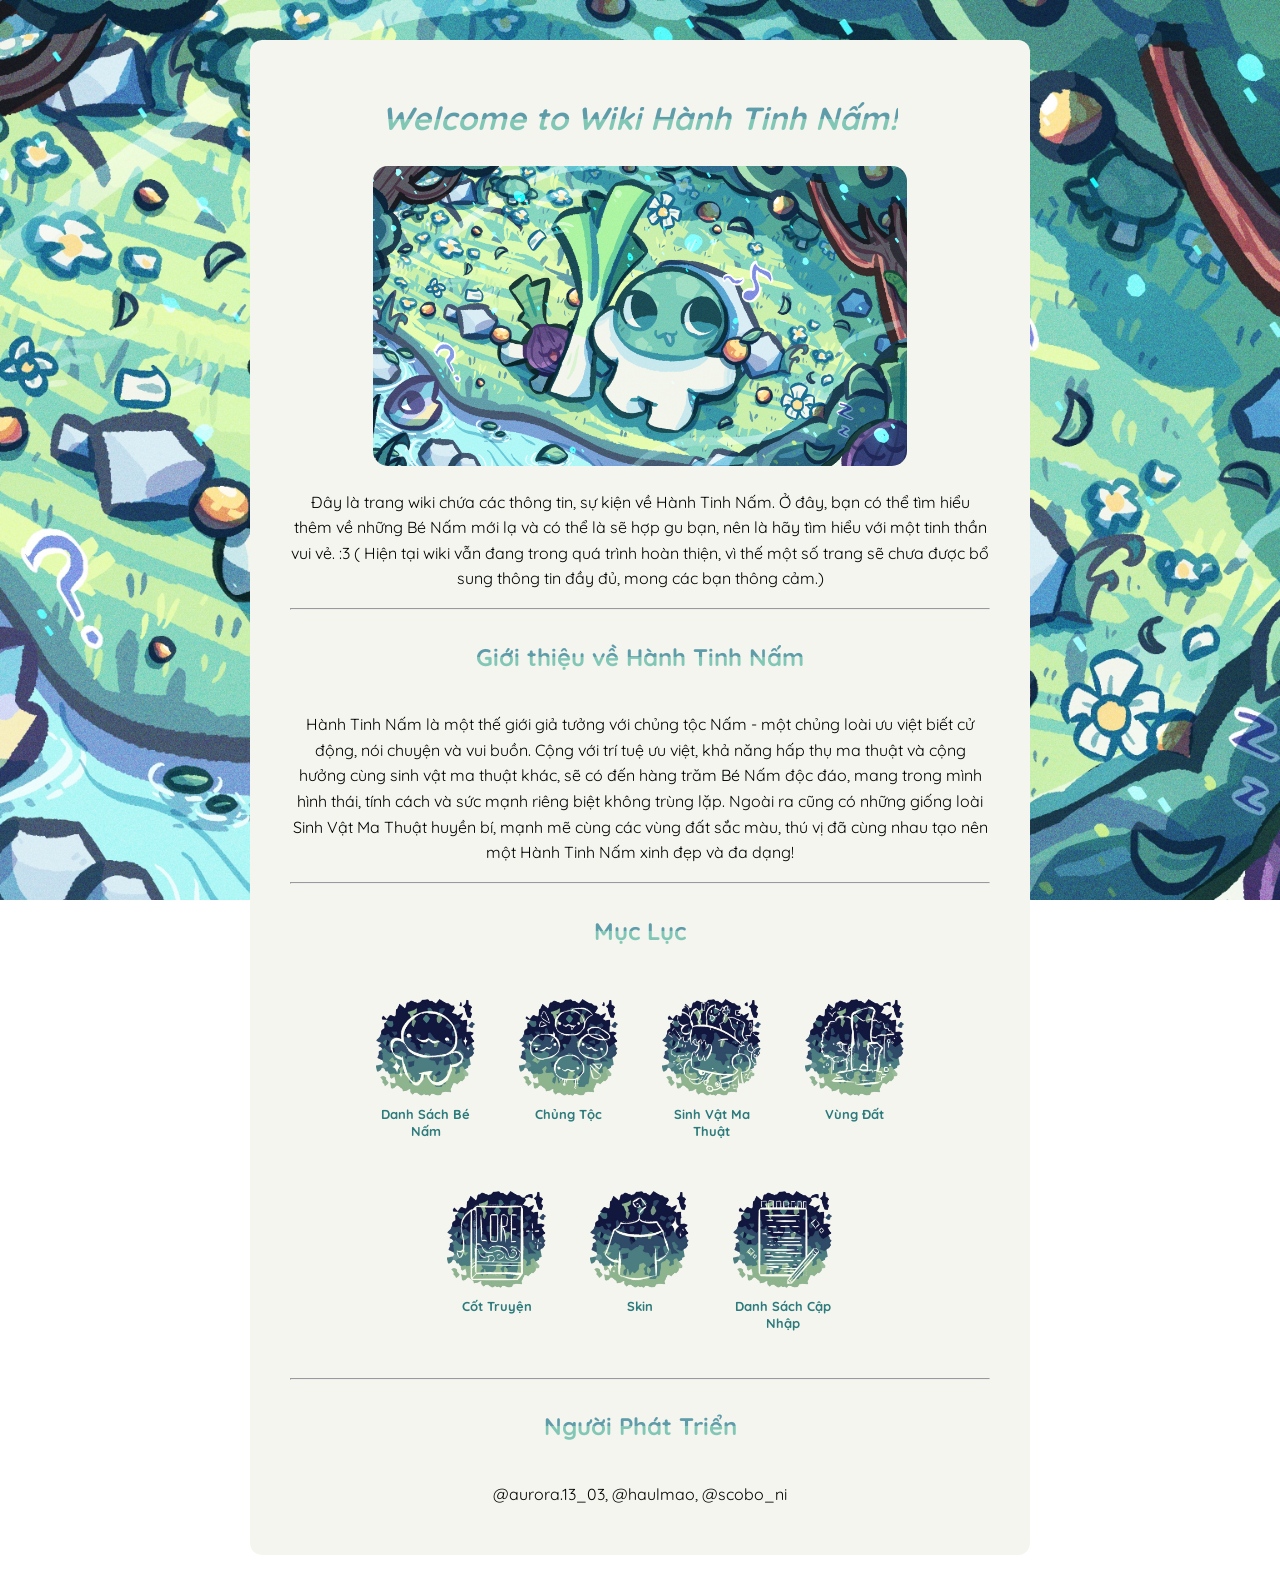
<file: Index.html>
<!DOCTYPE html>
<html>
<head>
	<meta charset="utf-8">
	<meta name="viewport" content="width=device-width, initial-scale=1">
	<title>Wiki Hành Tinh Nấm</title>
	<link rel="icon" type="image/webp" href="Favicon.webp">
	<link href="https://fonts.googleapis.com/css2?family=Quicksand:wght@500;700&display=swap" rel="stylesheet">
	<style>
		body { 
			margin: 0;
			padding: 40px 16px;
			font-family: 'Quicksand', sans-serif;
			line-height: 1.6;

			background-image: url("Banner.jfif");
			background-size: cover;
			background-position: center;
			background-attachment: fixed;
		}

		.main-box {
			max-width: 700px;
			margin: 0 auto;
			background-color: #f4f5ef;
			padding: 32px 40px;
			border-radius: 12px;
			text-align: center;
		}

		.chu-hai-mau {
			background: linear-gradient(to bottom, #5e9ca9 0%, #5e9ca9 50%, #82c7b5 50%, #82c7b5 50%);
			-webkit-background-clip: text;
			background-clip: text;
			color: transparent;
			display: inline-block;
		}

		.muc-luc-grid {
			display: flex;
			flex-wrap: wrap;
			justify-content: center;
			gap: 24px 28px;
			margin: 20px auto 28px auto;
			max-width: 680px;
		}

		.muc-luc-item {
			width: 115px;
			text-decoration:none;
			display: flex;
			flex-direction: column;
			align-items: center;
			gap: 8px;
			transition: transform 0.2s ease;
		}

		.muc-luc-item img {
			width: 100px;
			height: 100px;
			object-fit: contain;
		}

		.muc-luc-item span {
			font-size: 13px;
			font-weight: 700;
			color: #2c7a7b;
			line-height: 1.3;
		}

		.muc-luc-item:hover {
			transform: translateY(-20px);
		}

		.muc-luc-item:hover span {
			text-decoration: underline;
		}
	</style>
</head>

<body>
<div class="main-box">
	<h1 class="chu-hai-mau"><i> Welcome to Wiki Hành Tinh Nấm! </i></h1> 

	<img src="Banner.jfif" style="border-radius: 15px;" height="300px"; >

	<p>Đây là trang wiki chứa các thông tin, sự kiện về Hành Tinh Nấm.
Ở đây, bạn có thể tìm hiểu thêm về những Bé Nấm mới lạ và có thể là sẽ hợp gu bạn, nên là hãy tìm hiểu với một tinh thần vui vẻ. :3
( Hiện tại wiki vẫn đang trong quá trình hoàn thiện, vì thế một số trang sẽ chưa được bổ sung thông tin đầy đủ, mong các bạn thông cảm.)</p>

<hr>

	<h2 class="chu-hai-mau">Giới thiệu về Hành Tinh Nấm</h2>

	<p>
	Hành Tinh Nấm là một thế giới giả tưởng với chủng tộc Nấm - một chủng loài ưu việt biết cử động, nói chuyện và vui buồn. Cộng với trí tuệ ưu việt, khả năng hấp thụ ma thuật và cộng hưởng cùng sinh vật ma thuật khác, sẽ có đến hàng trăm Bé Nấm độc đáo, mang trong mình hình thái, tính cách và sức mạnh riêng biệt không trùng lặp. Ngoài ra cũng có những giống loài Sinh Vật Ma Thuật huyền bí, mạnh mẽ cùng các vùng đất sắc màu, thú vị đã cùng nhau tạo nên một Hành Tinh Nấm xinh đẹp và đa dạng!</p>

<hr>

	<h2 class="chu-hai-mau">Mục Lục</h2>
	<div class="muc-luc-grid">
<p style="margin: 8px 0 18px 0;">
	<a href="Danh Sách Bé Nấm.html" class="muc-luc-item">
		<img src="DSBN.webp" height="150px" ; alt="Danh Sách Bé Nấm">
		<span>Danh Sách Bé Nấm</span>
	</a>
</p>

<p style="margin: 8px 0 18px 0;">
	<a href="Chủng Tộc.html" class="muc-luc-item">
		<img src="CTN.webp" height="150px" ; alt="Chủng Tộc">
		<span>Chủng Tộc</span>
	</a>
</p>

<p style="margin: 8px 0 18px 0;">
	<a href="Sinh Vật Ma Thuật.html" class="muc-luc-item">
		<img src="SVMT.webp" height="150px" ; alt="Sinh Vật Ma Thuật">
		<span>Sinh Vật Ma Thuật</span>
	</a>
</p>

<p style="margin: 8px 0 18px 0;">
	<a href="Vùng Đất.html" class="muc-luc-item">
		<img src="VĐ.webp" height="150px" ; alt="Vùng Đất">
		<span>Vùng Đất</span>
	</a>
</p>

<p style="margin: 8px 0 18px 0;">
	<a href="Cốt Truyện.html" class="muc-luc-item">
		<img src="LORE.webp" height="150px" ; alt="Cốt Truyện">
		<span>Cốt Truyện</span>
	</a>
</p>


<p style="margin: 8px 0 18px 0;">
	<a href="Skin.html" class="muc-luc-item">
		<img src="SKIN.webp" height="150px" ; alt="Skin">
		<span>Skin</span>
	</a>
</p>

<p style="margin: 8px 0 18px 0;">
	<a href="Danh Sách Cập Nhập.html" class="muc-luc-item">
		<img src="DSCN.webp" height="150px" ; alt="Danh Sách Cập Nhập">
		<span>Danh Sách Cập Nhập</span>
	</a>
</p>

</div>

<hr>

	<h2 class="chu-hai-mau">Người Phát Triển</h2>
	<p>@aurora.13_03, @haulmao, @scobo_ni</p>
  </div>
</body>
</html>
</file>
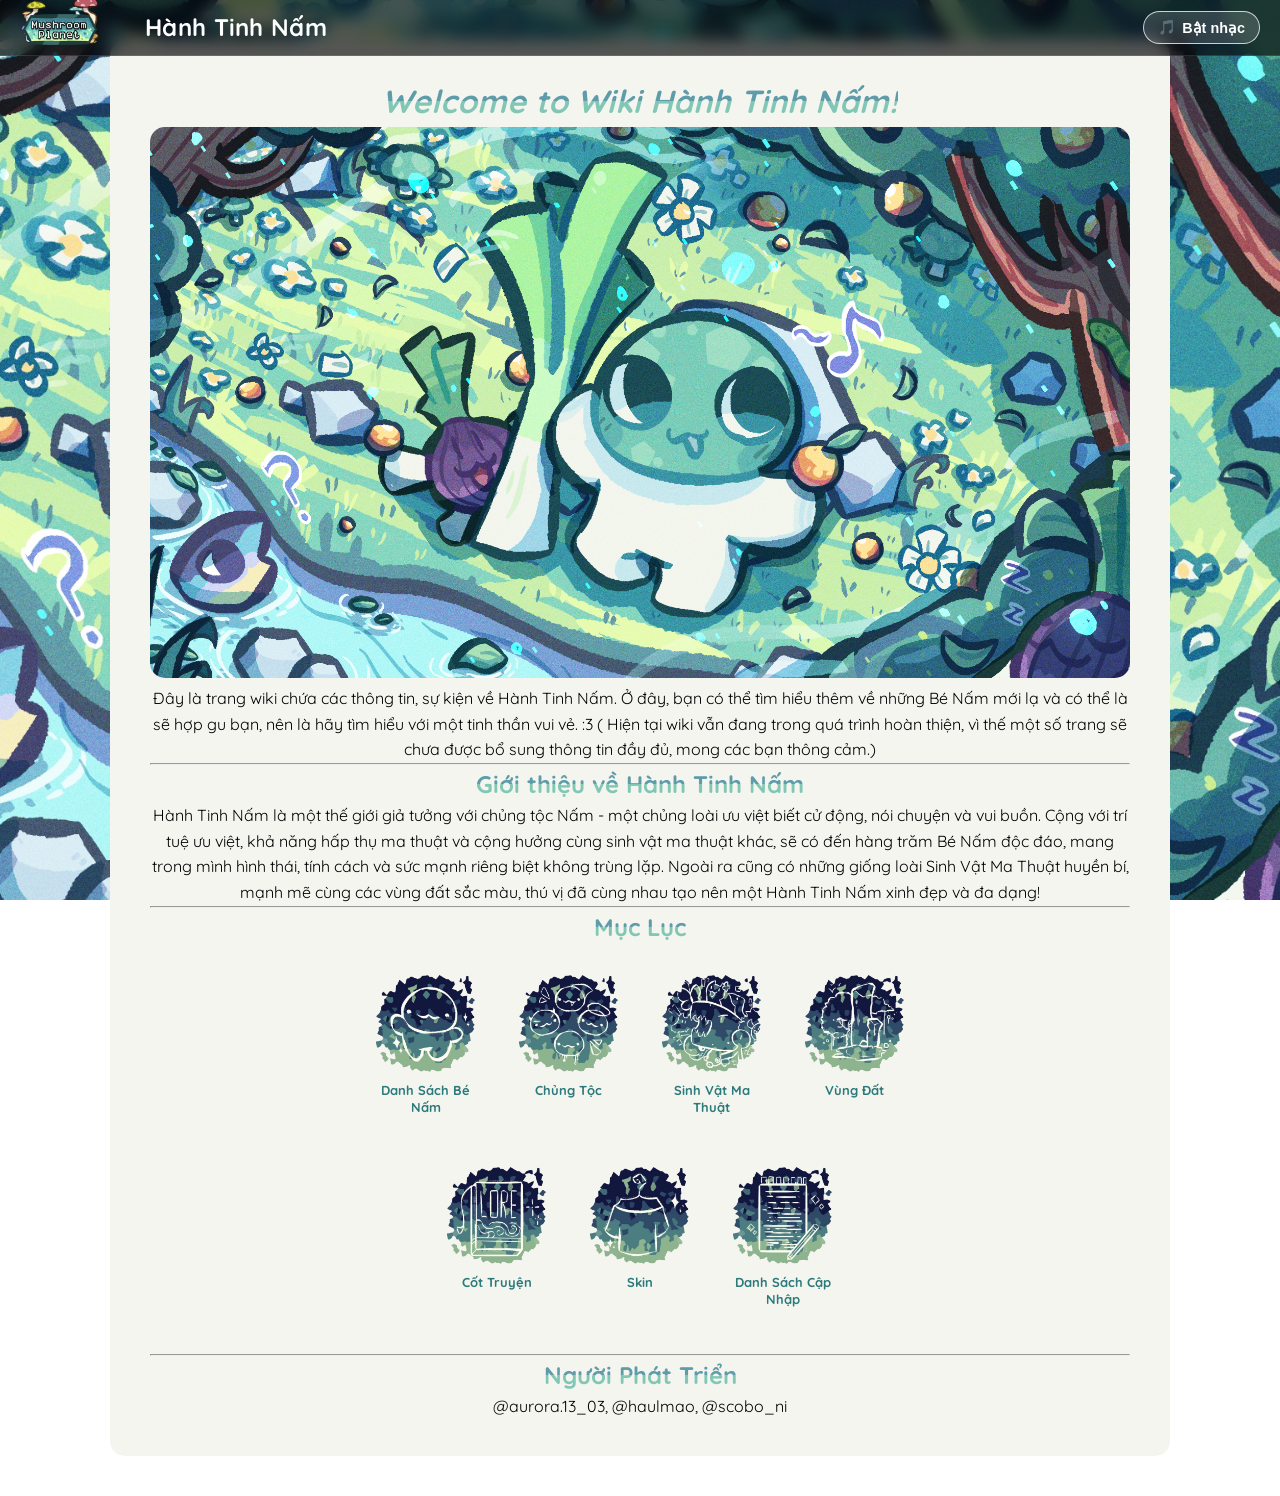
<file: index.html>
<!DOCTYPE html>
<html>
<head>
	<meta charset="utf-8">
	<meta name="viewport" content="width=device-width, initial-scale=1">
	<title>Wiki Hành Tinh Nấm</title>
	<link rel="stylesheet" href="style.css">
	<link rel="icon" type="image/webp" href="Favicon.webp">
	<link href="https://fonts.googleapis.com/css2?family=Quicksand:wght@500;700&display=swap" rel="stylesheet">
	<style>
img {
    max-width: 100%;
    height: auto;
  }
		body { 
			margin: 0;
			padding: 40px 16px;
			font-family: 'Quicksand', sans-serif;
			line-height: 1.6;

			background-image: url("Banner.jfif");
			background-size: cover;
			background-position: center;
			background-attachment: fixed;
		}
		.main-box {
			width: 100%;
			max-width: 1060px;
			box-sizing: border-box;
			margin: 0 auto;
			background-color: #f4f5ef;
			padding: 36px 40px;
			border-radius: 15px;
			text-align: center;
		}


		.chu-hai-mau {
			background: linear-gradient(to bottom, #5e9ca9 0%, #5e9ca9 50%, #82c7b5 50%, #82c7b5 50%);
			-webkit-background-clip: text;
			background-clip: text;
			color: transparent;
			display: inline-block;
		}

		.muc-luc-grid {
			display: flex;
			flex-wrap: wrap;
			justify-content: center;
			gap: 24px 28px;
			margin: 20px auto 28px auto;
			max-width: 680px;
		}

		.muc-luc-item {
			width: 115px;
			text-decoration:none;
			display: flex;
			flex-direction: column;
			align-items: center;
			gap: 8px;
			transition: transform 0.2s ease;
		}

		.muc-luc-item img {
			width: 100px;
			height: 100px;
			object-fit: contain;
		}

		.muc-luc-item span {
			font-size: 13px;
			font-weight: 700;
			color: #2c7a7b;
			line-height: 1.3;
		}

		.muc-luc-item:hover {
			transform: translateY(-20px);
		}

		.muc-luc-item:hover span {
			text-decoration: underline;
		}

		@media (max-width: 768px) {
		html, body {
			max-width: 100%;
            overflow-x: hidden;
			background-size: 400px auto;
			background-repeat: repeat;
			background-attachment: scroll;
		}
	}
	</style>
</head>

<body>

	<header class="top-bar">
  	<a href="#" class="brand">
  		<img src="logo.png" alt="Logo Hành Tinh Nấm" class="brand-logo">
  		<span class="brand-title">Hành Tinh Nấm</span>
  	</a>

  	<div class="top-actions">
  		<button id="music-toggle" class="music-btn" aria-label="Bật/tắt">
  			<span id="music-icon">🎵</span>
  			<span id="music-text">Bật nhạc</span>
  		</button>

  		<audio id="bg-music" loop>
  			<source src="yayoi.mp3" type="audio/mpeg">
  			</audio>
  		</div>
  	</header>
<div class="main-box">
	<h1 class="chu-hai-mau"><i> Welcome to Wiki Hành Tinh Nấm! </i></h1> 

	<img src="Banner.jfif" style="border-radius: 15px;" height="300px"; >

	<p>Đây là trang wiki chứa các thông tin, sự kiện về Hành Tinh Nấm.
Ở đây, bạn có thể tìm hiểu thêm về những Bé Nấm mới lạ và có thể là sẽ hợp gu bạn, nên là hãy tìm hiểu với một tinh thần vui vẻ. :3
( Hiện tại wiki vẫn đang trong quá trình hoàn thiện, vì thế một số trang sẽ chưa được bổ sung thông tin đầy đủ, mong các bạn thông cảm.)</p>

<hr>

	<h2 class="chu-hai-mau">Giới thiệu về Hành Tinh Nấm</h2>

	<p>
	Hành Tinh Nấm là một thế giới giả tưởng với chủng tộc Nấm - một chủng loài ưu việt biết cử động, nói chuyện và vui buồn. Cộng với trí tuệ ưu việt, khả năng hấp thụ ma thuật và cộng hưởng cùng sinh vật ma thuật khác, sẽ có đến hàng trăm Bé Nấm độc đáo, mang trong mình hình thái, tính cách và sức mạnh riêng biệt không trùng lặp. Ngoài ra cũng có những giống loài Sinh Vật Ma Thuật huyền bí, mạnh mẽ cùng các vùng đất sắc màu, thú vị đã cùng nhau tạo nên một Hành Tinh Nấm xinh đẹp và đa dạng!</p>

<hr>

	<h2 class="chu-hai-mau">Mục Lục</h2>
	<div class="muc-luc-grid">
<p style="margin: 8px 0 18px 0;">
	<a href="Danh Sách Bé Nấm.html" class="muc-luc-item">
		<img src="DSBN.webp" height="150px" ; alt="Danh Sách Bé Nấm">
		<span>Danh Sách Bé Nấm</span>
	</a>
</p>

<p style="margin: 8px 0 18px 0;">
	<a href="Chủng Tộc.html" class="muc-luc-item">
		<img src="CTN.webp" height="150px" ; alt="Chủng Tộc">
		<span>Chủng Tộc</span>
	</a>
</p>

<p style="margin: 8px 0 18px 0;">
	<a href="Sinh Vật Ma Thuật.html" class="muc-luc-item">
		<img src="SVMT.webp" height="150px" ; alt="Sinh Vật Ma Thuật">
		<span>Sinh Vật Ma Thuật</span>
	</a>
</p>

<p style="margin: 8px 0 18px 0;">
	<a href="Vùng Đất.html" class="muc-luc-item">
		<img src="VĐ.webp" height="150px" ; alt="Vùng Đất">
		<span>Vùng Đất</span>
	</a>
</p>

<p style="margin: 8px 0 18px 0;">
	<a href="Cốt Truyện.html" class="muc-luc-item">
		<img src="LORE.webp" height="150px" ; alt="Cốt Truyện">
		<span>Cốt Truyện</span>
	</a>
</p>


<p style="margin: 8px 0 18px 0;">
	<a href="Skin.html" class="muc-luc-item">
		<img src="SKIN.webp" height="150px" ; alt="Skin">
		<span>Skin</span>
	</a>
</p>

<p style="margin: 8px 0 18px 0;">
	<a href="Danh Sách Cập Nhập.html" class="muc-luc-item">
		<img src="DSCN.webp" height="150px" ; alt="Danh Sách Cập Nhập">
		<span>Danh Sách Cập Nhập</span>
	</a>
</p>

</div>

<hr>

	<h2 class="chu-hai-mau">Người Phát Triển</h2>
	<p>@aurora.13_03, @haulmao, @scobo_ni</p>
  </div>

<script>
	const musicBtn = document.getElementById('music-toggle');
	const musicIcon = document.getElementById('music-icon');
	const musicText = document.getElementById('music-text');
	const bgMusic = document.getElementById('bg-music');

	musicBtn.addEventListener('click', () => {
		if (bgMusic.paused) {
			bgMusic.play();
			musicBtn.classList.add('playing');
			musicIcon.textContent = '⏸️';
			musicText.textContent = 'Đang phát';
		} else {
			bgMusic.pause();
			musicBtn.classList.remove('playing');
			musicIcon.textContent = '🎵';
			musicText.textContent = 'Bật nhạc';
		}
	});
</script>
</body>
</html>
</file>
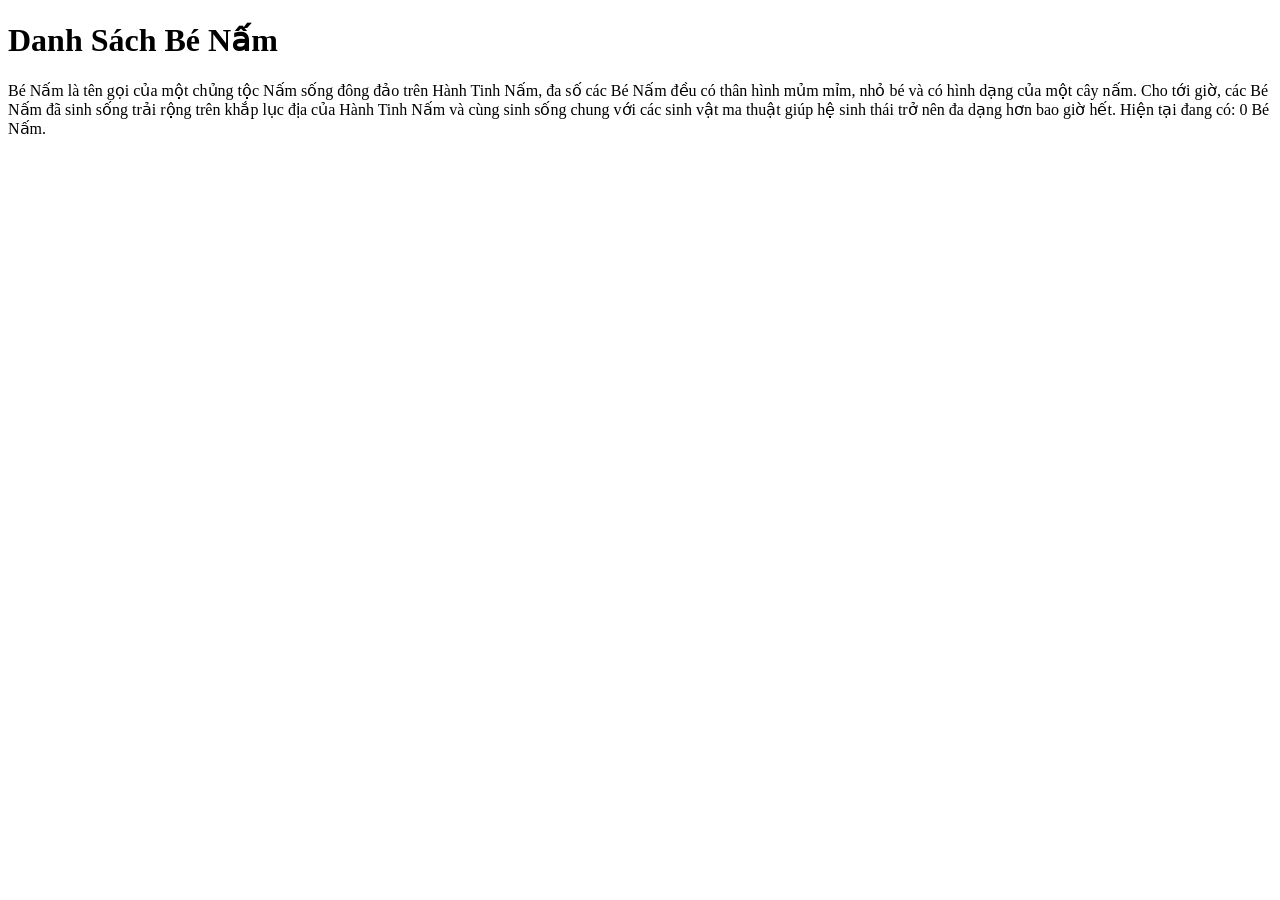
<file: Danh Sách Bé Nấm.html>
<!DOCTYPE html>
<html>
<head>
	<title>Danh Sách Bé Nấm</title>
</head>
<body>
	 <h1>Danh Sách Bé Nấm</h1>
	 <p>Bé Nấm là tên gọi của một chủng tộc Nấm sống đông đảo trên Hành Tinh Nấm, đa số các Bé Nấm đều có thân hình mủm mỉm, nhỏ bé và có hình dạng của một cây nấm. Cho tới giờ, các Bé Nấm đã sinh sống trải rộng trên khắp lục địa của Hành Tinh Nấm và cùng sinh sống chung với các sinh vật ma thuật giúp hệ sinh thái trở nên đa dạng hơn bao giờ hết. Hiện tại đang có: 0 Bé Nấm.</p>

</body>
</html>
</file>
<file: style.css>
* {
	box-sizing: border-box;
	margin: 0;
	padding: 0;
}

.top-bar {
	position: fixed;
	top: 0;
	left: 0;
	right: 0;
	width: 100%;
	height: 56px;
	max-height: 56px;
	z-index: 1000;
	display: flex;
	justify-content: space-between;
	align-items: center;
	padding: 0px 20px;
	background-color:rgba(0, 0, 0, 0.65);
	backdrop-filter:blur(8px);
	-webkit-backdrop-filer: blur(8px);
	color: #ffffff;
	border-bottom: 1px solid rgba(255, 255, 255, 0.12);
}

.brand {
	display: flex;
	align-items: center;
	gap: 20px;
	text-decoration: none;
	color: #ffffff;
}

.brand-logo {
	width: 80px;
	height: 80px;
	object-fit: cover;
	background-color: transparent;
	margin-right: 25px;
}

.brand-title {
	font-size: 1.5rem;
	font-weight: 700;
	letter-spacing: 0.3px;
	white-space: nowrap;
}

.music-btn {
	display: flex;
	align-items: center;
	gap: 6px;
	padding: 7px 14px;
	border: 1.5px solid rgba(255, 255, 255, 0.75);
	border-radius: 999px;
	background-color: rgba(255, 255, 255, 0.15);
	color: #ffffff;
	font-size: 0.9rem;
	font-weight: 600;
	cursor: : pointer;
	transition: all 0.2s ease;
	white-space: nowrap;
}

.music-btn:hover {
	background-color: rgba(255, 255, 255, 0.3);
}

.music-btn.playing {
	background-color: #ffffff;
	color: #1098ad;
	border-color: #ffffff;
}

@media (max-width: 480px) {
	.top-bar {
		padding: 8px 14px;
	}
	.brand-logo {
		width: 30px;
		height: 30px;
	}
	.brand-title {
		font-size: 1.05rem;
	}
	.music-btn {
		padding: 6px 11px;
		font-size: 0.85rem;
	}
}
</file>
